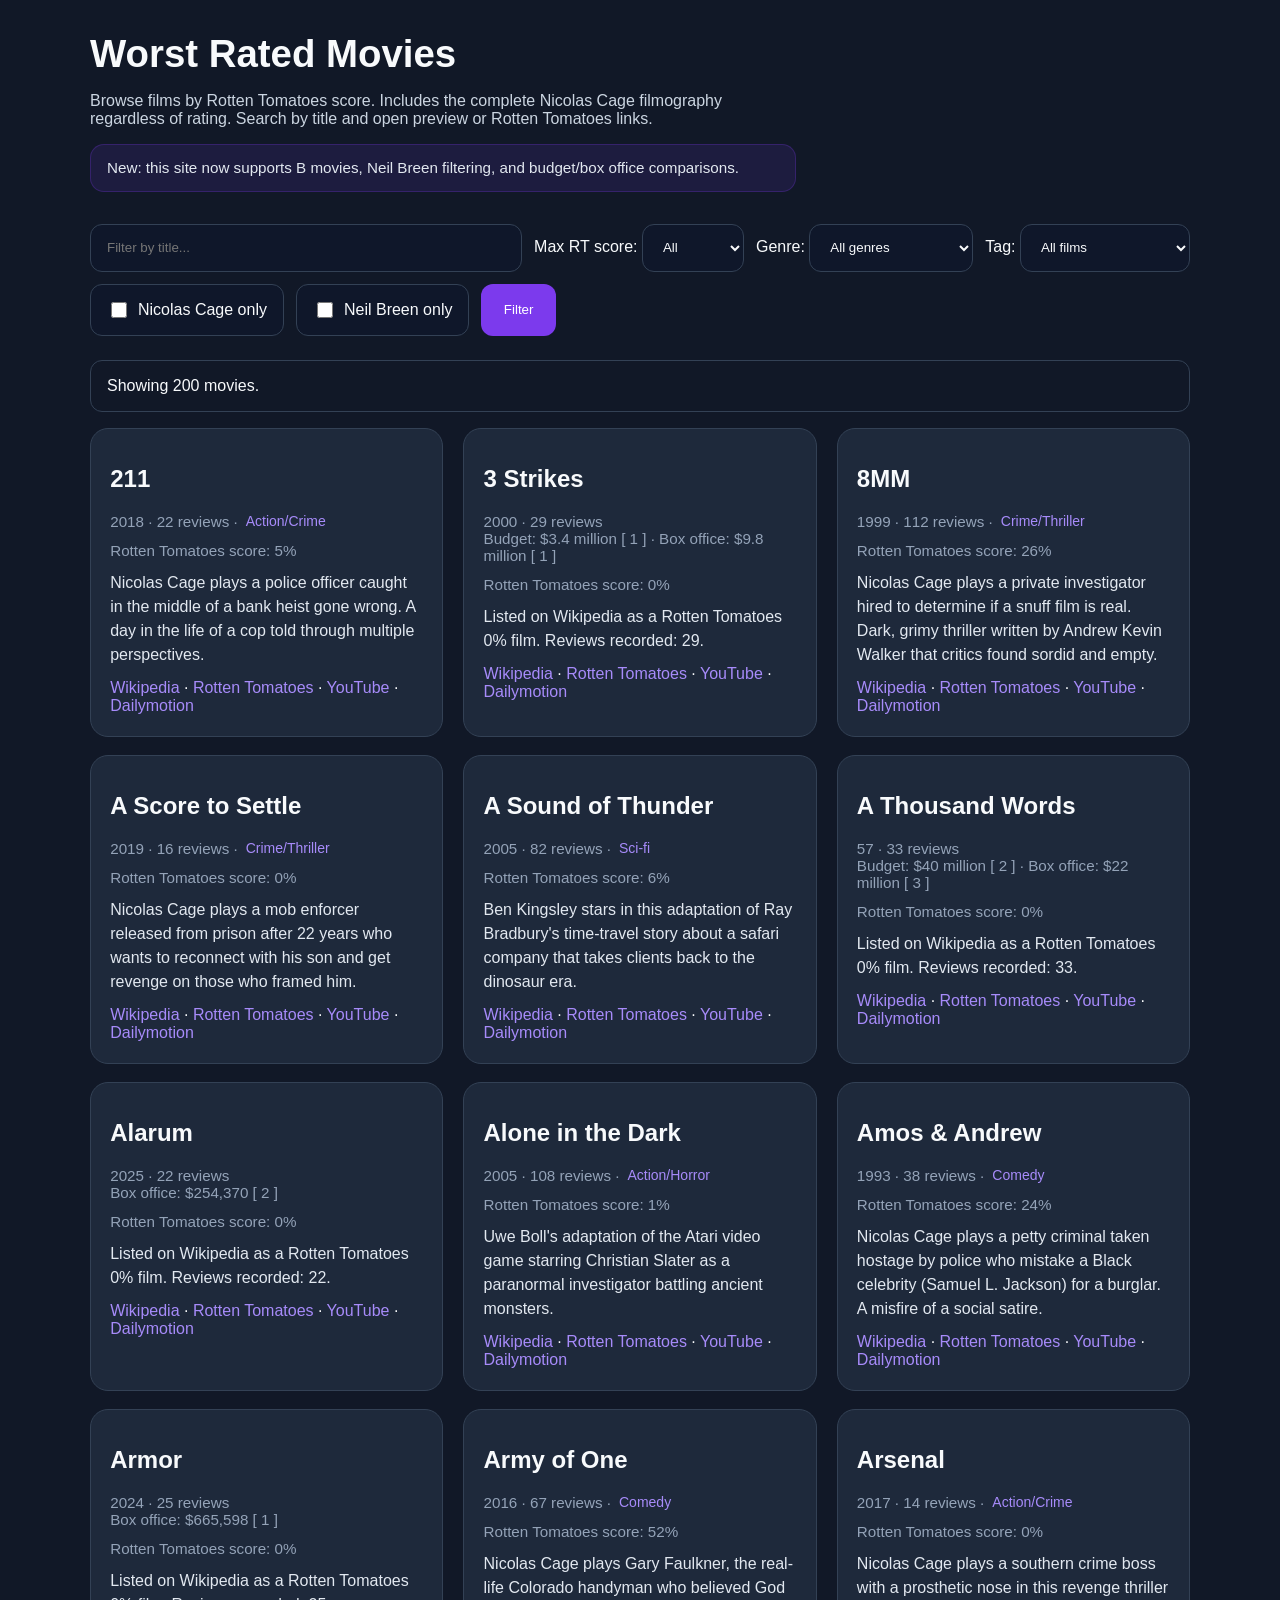
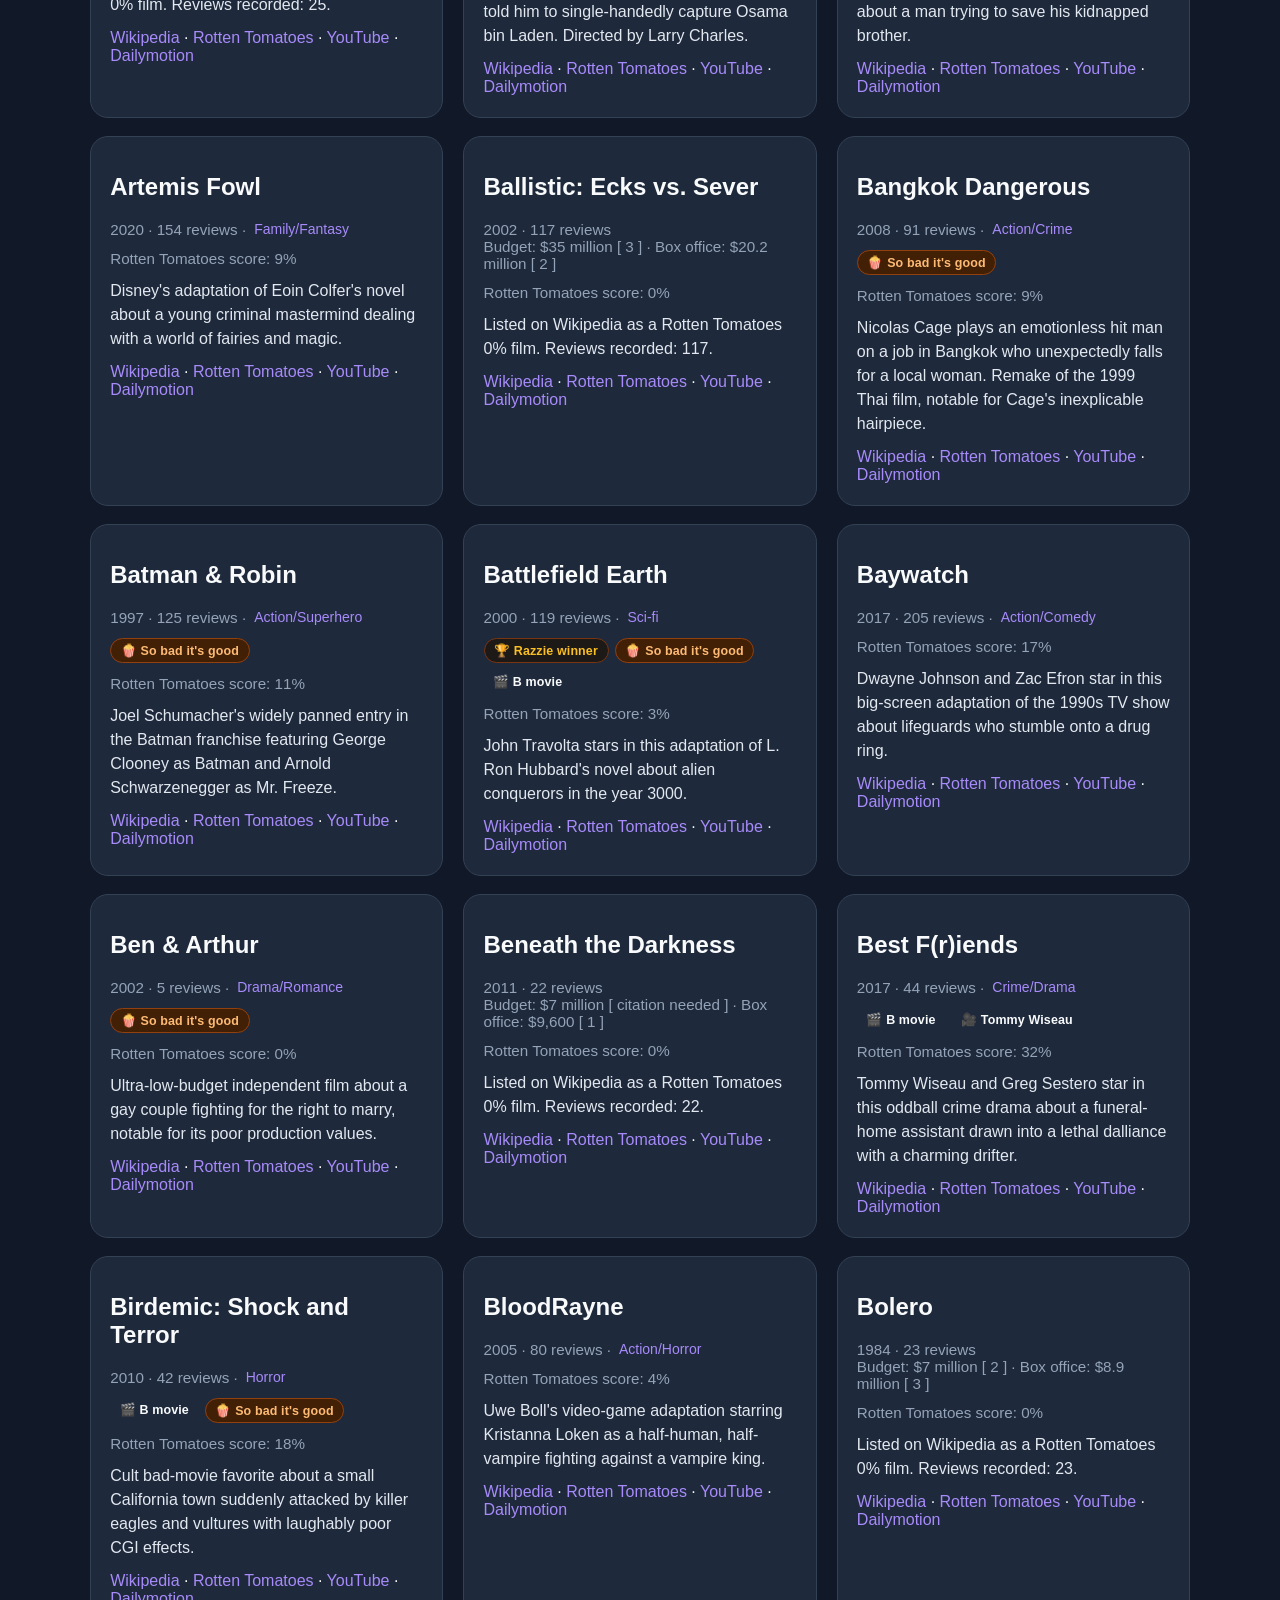
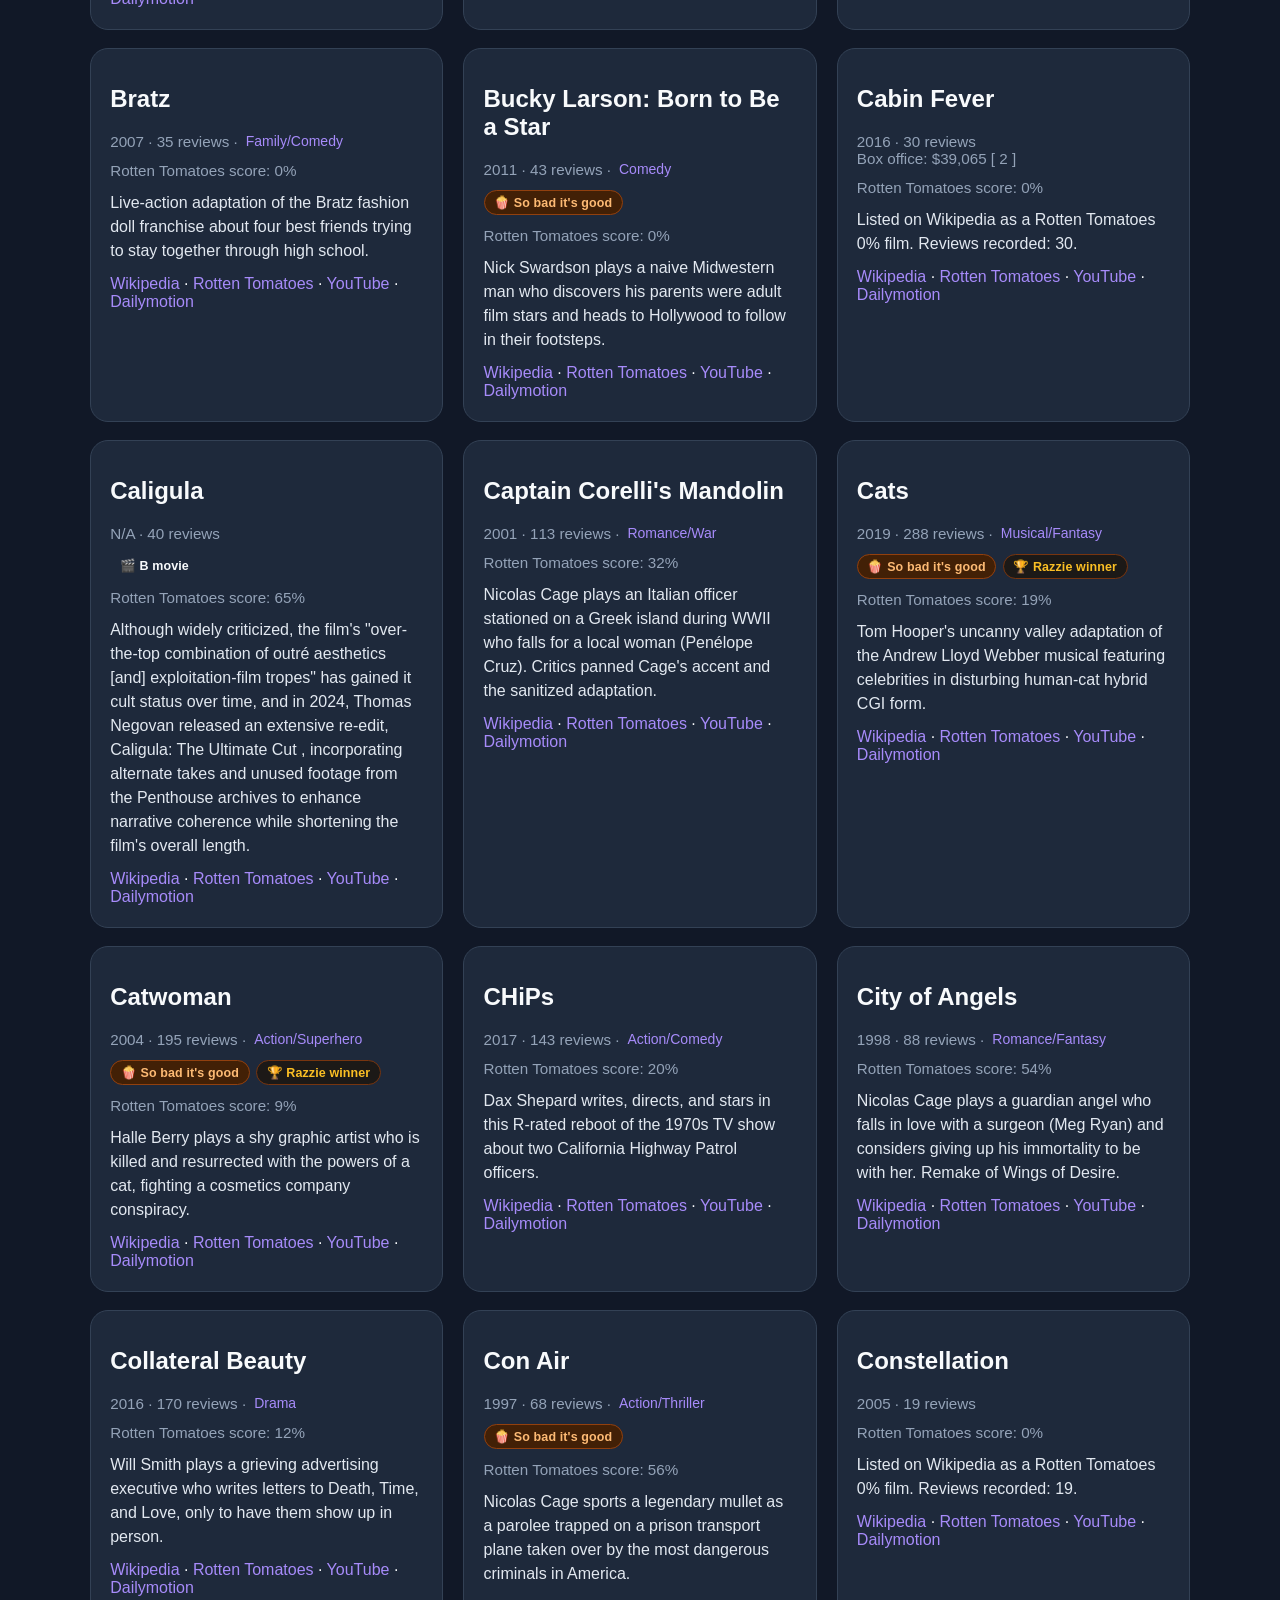
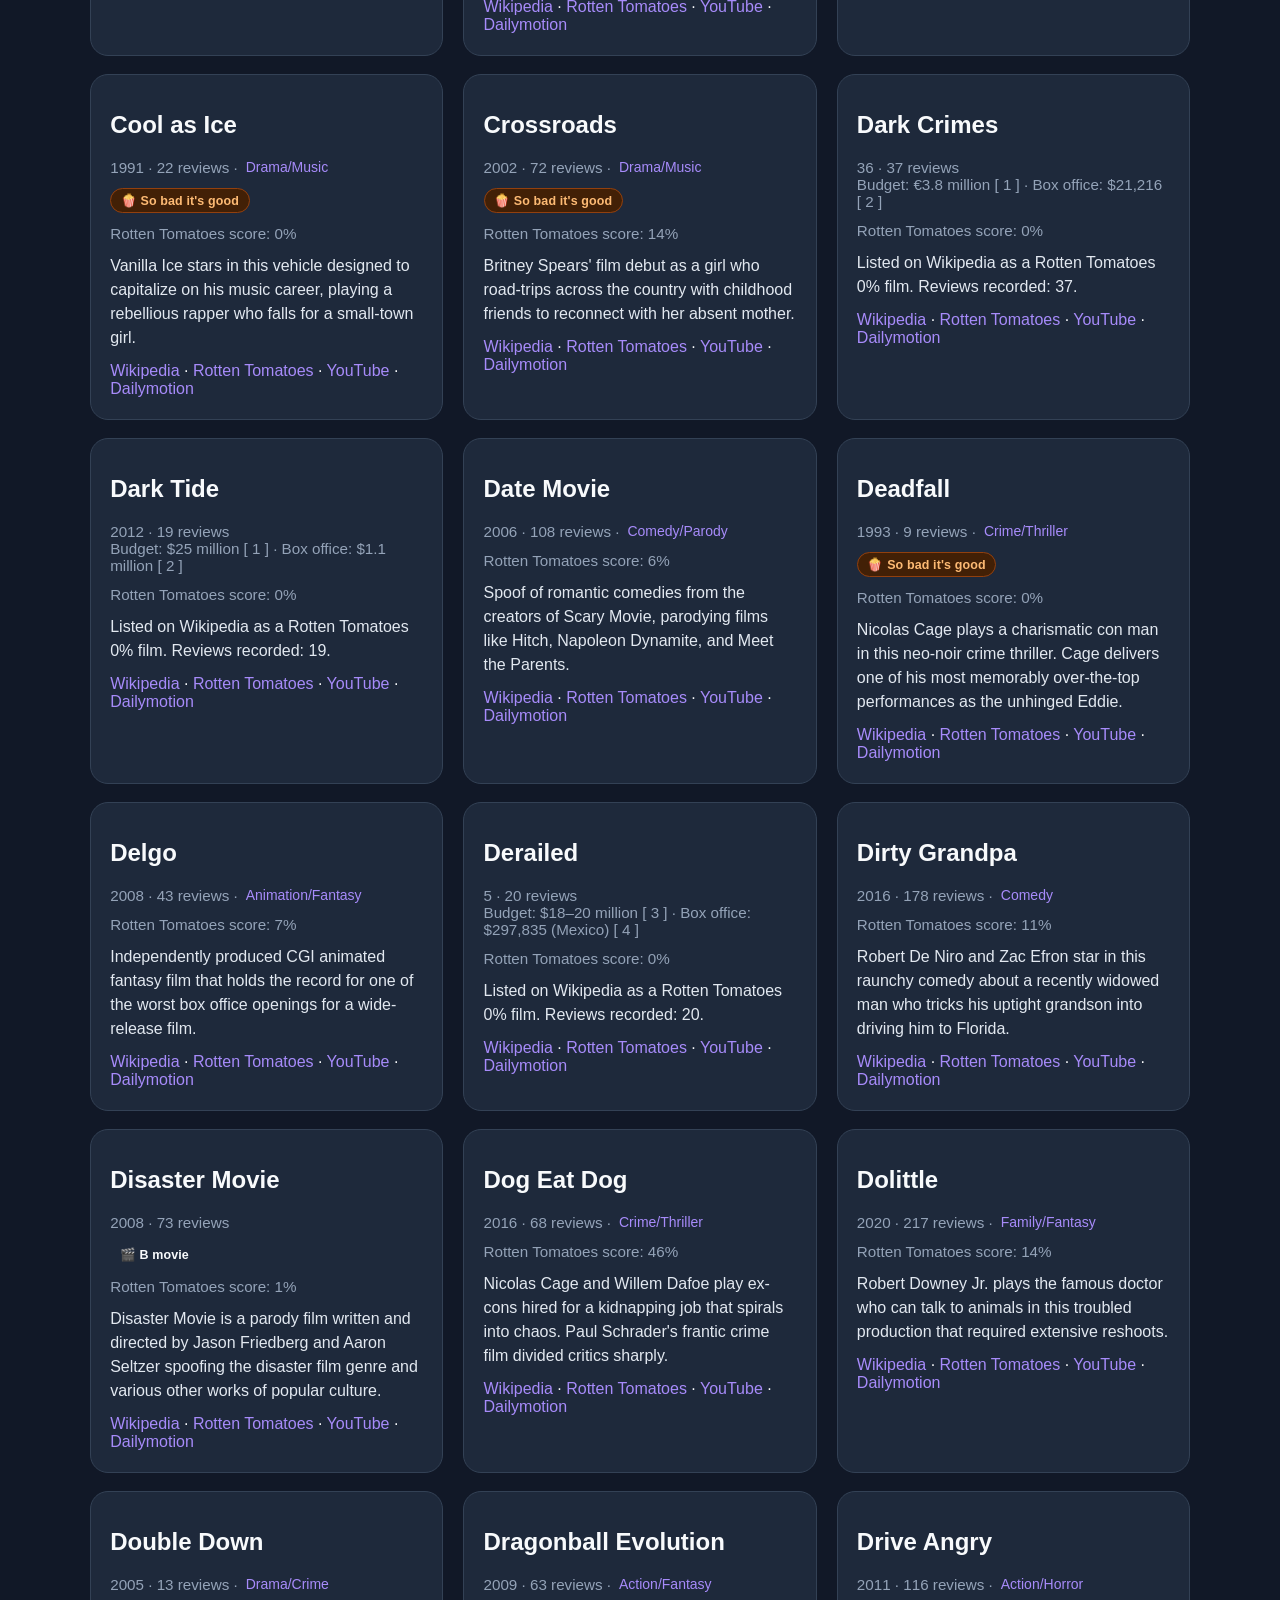
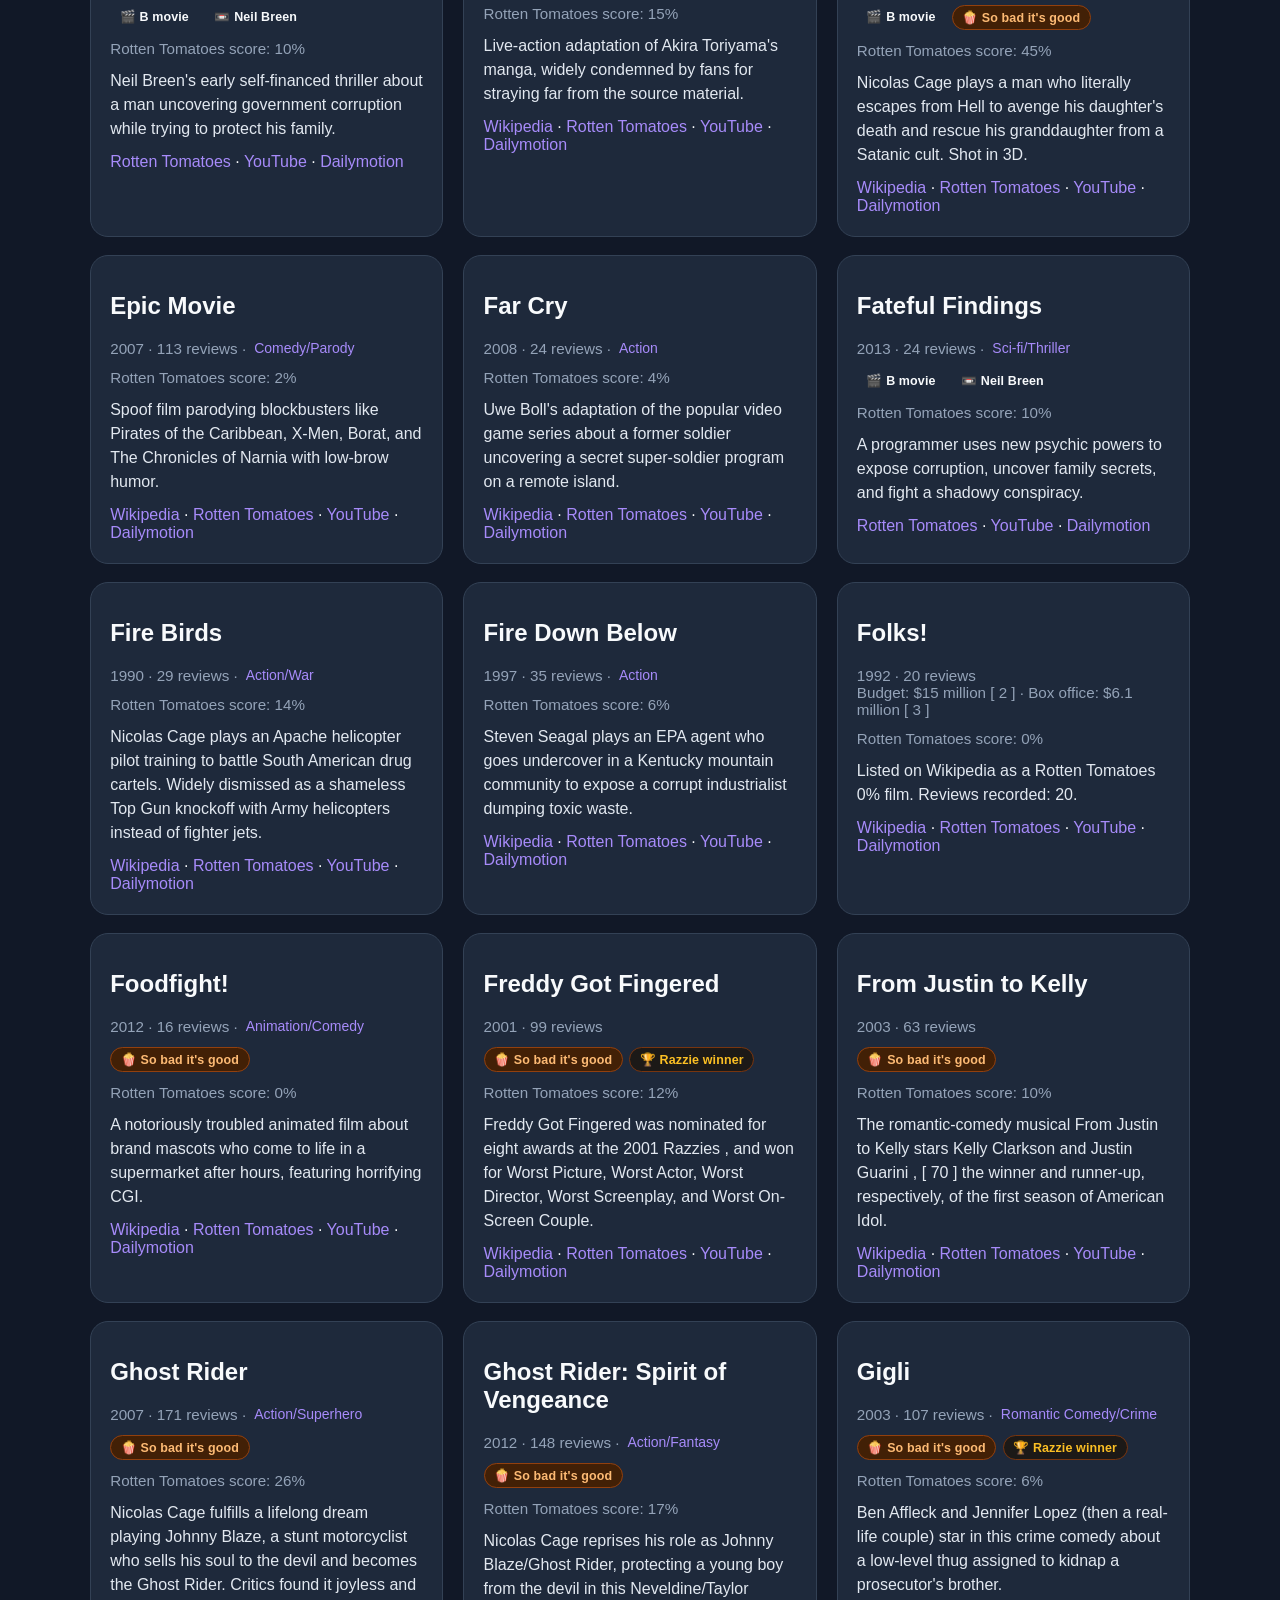
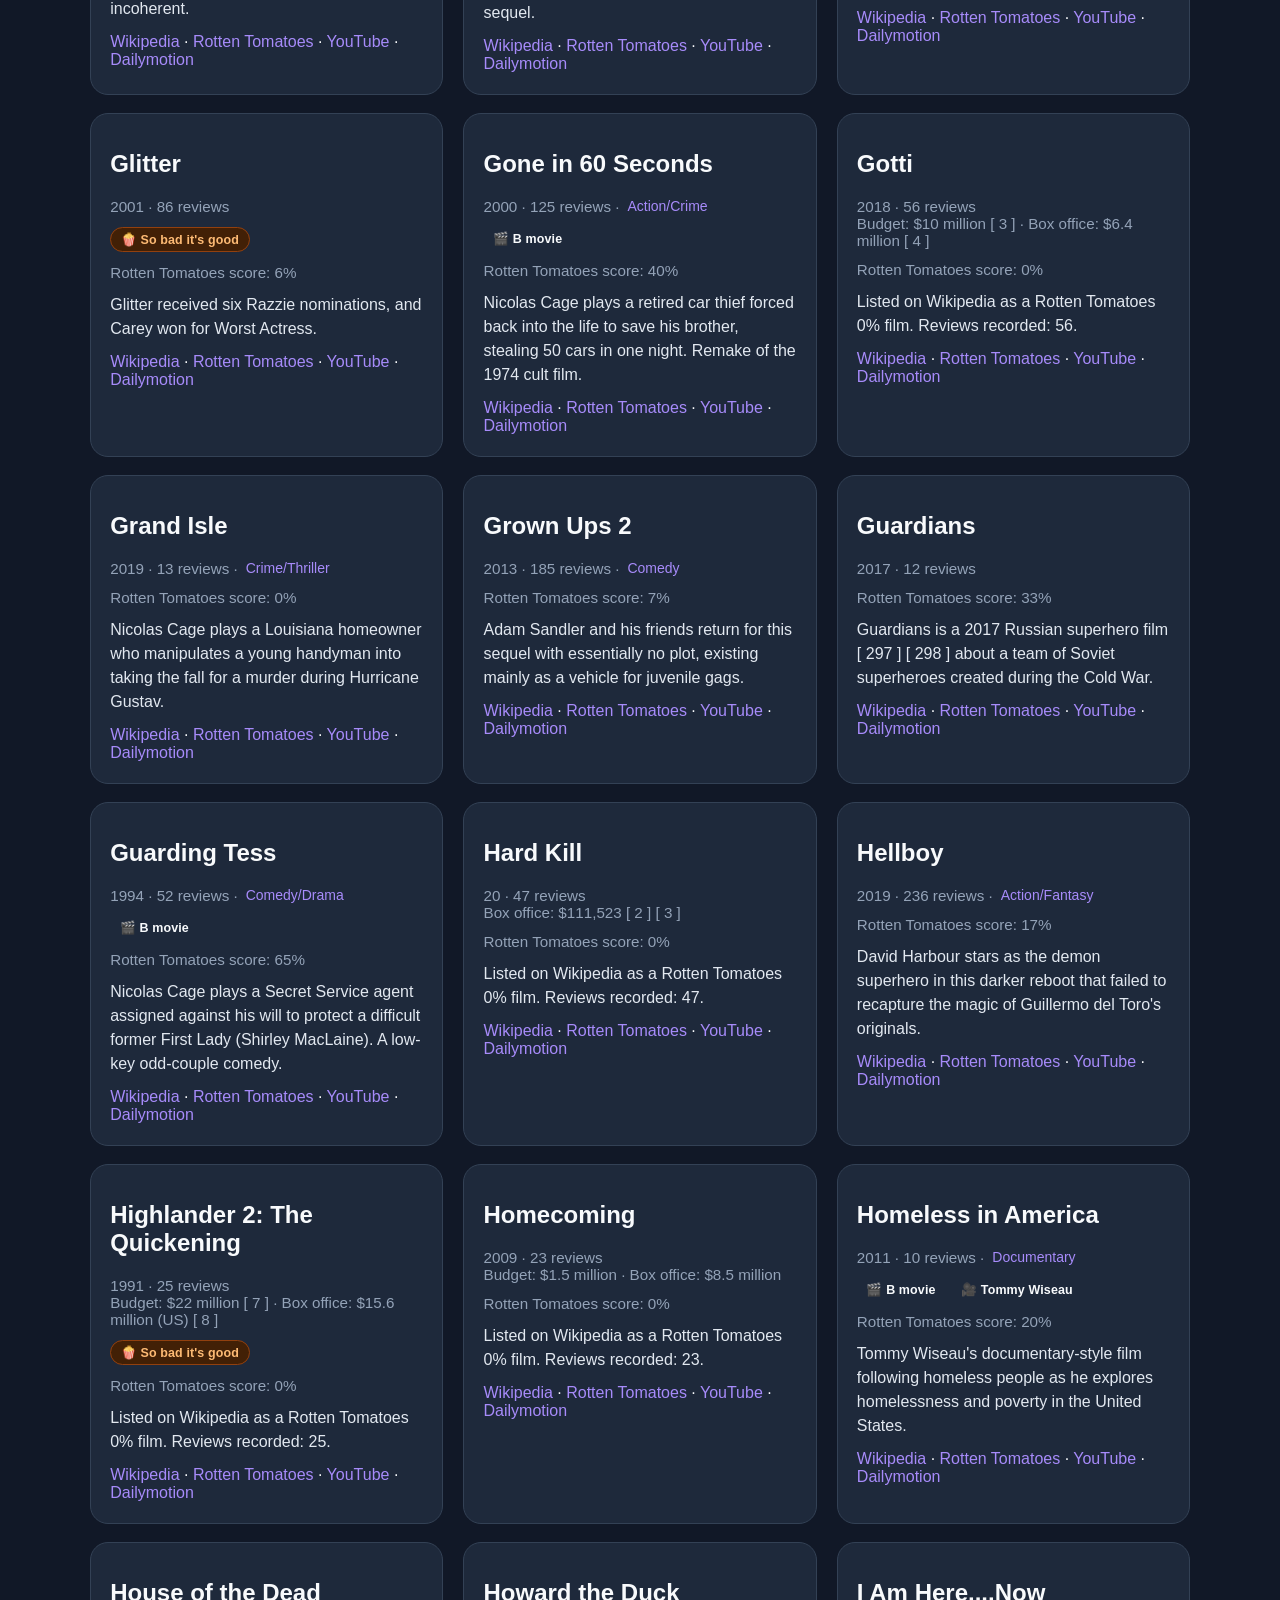
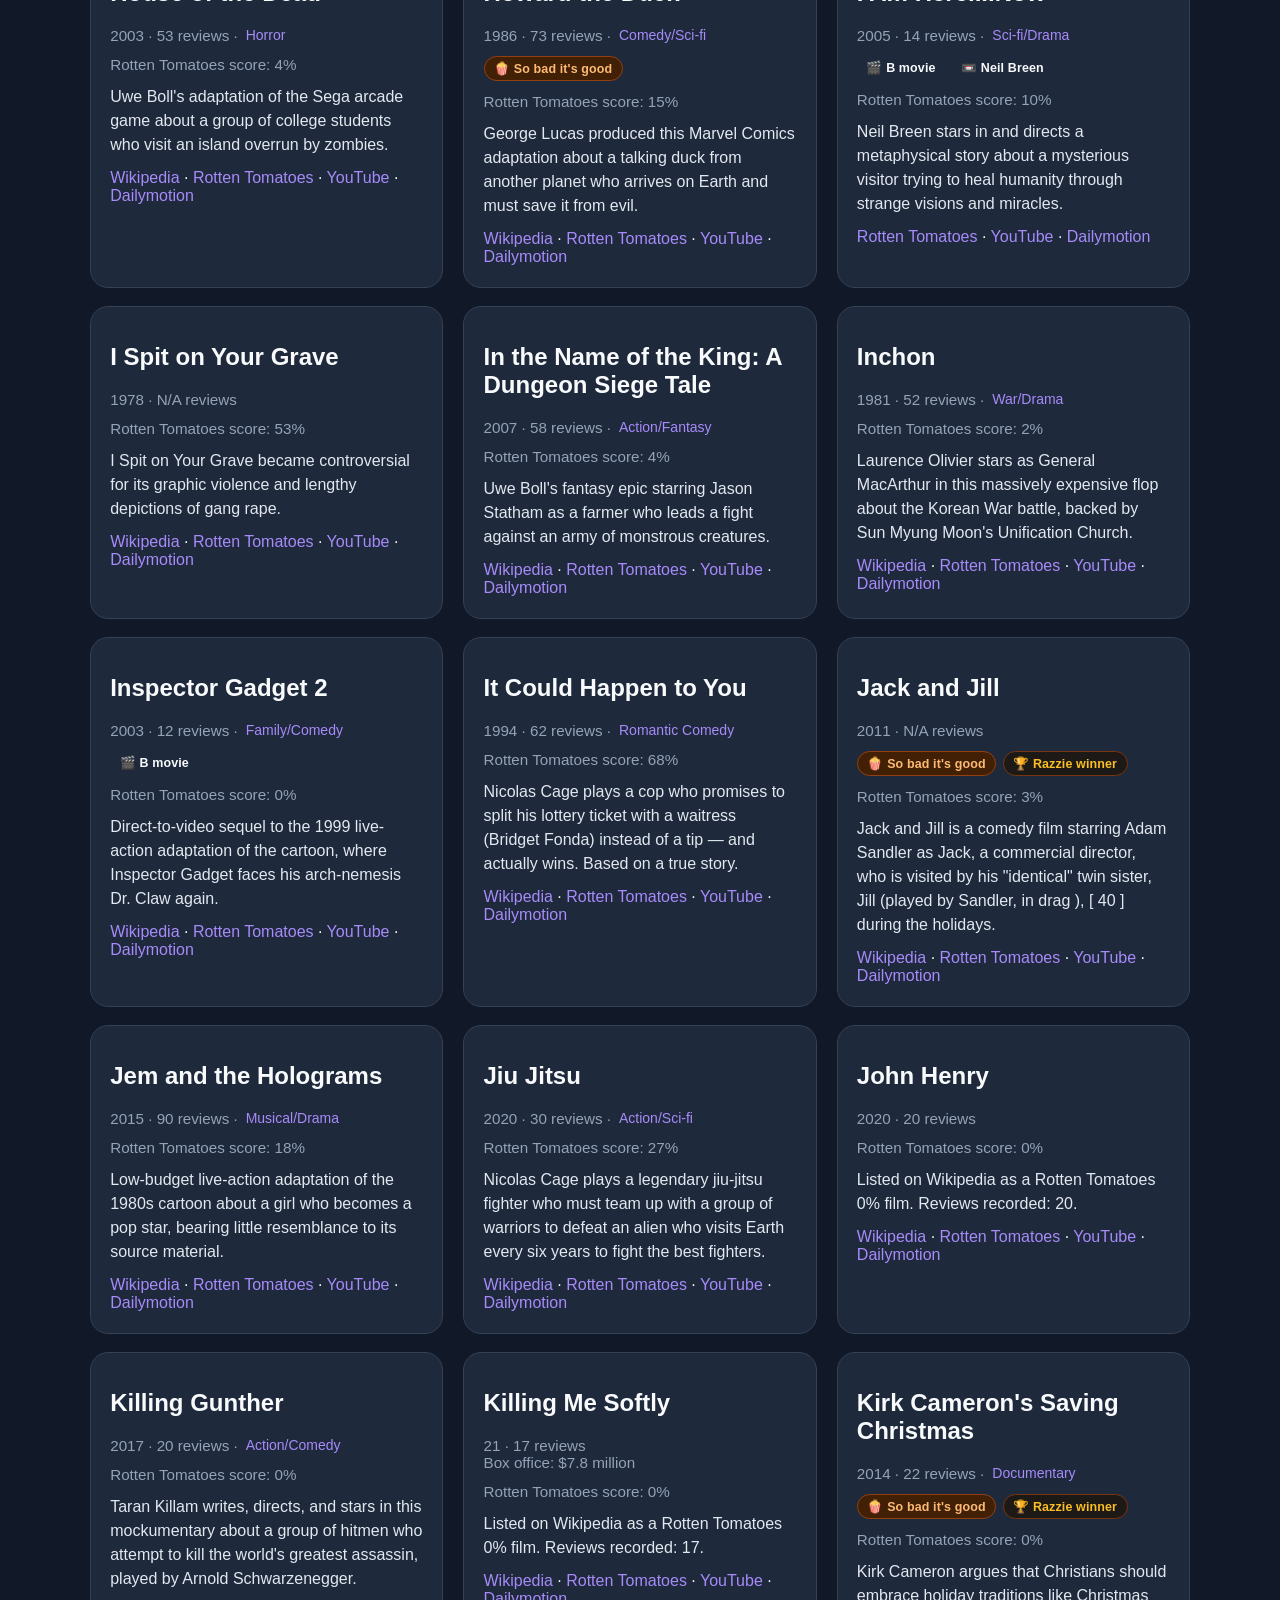
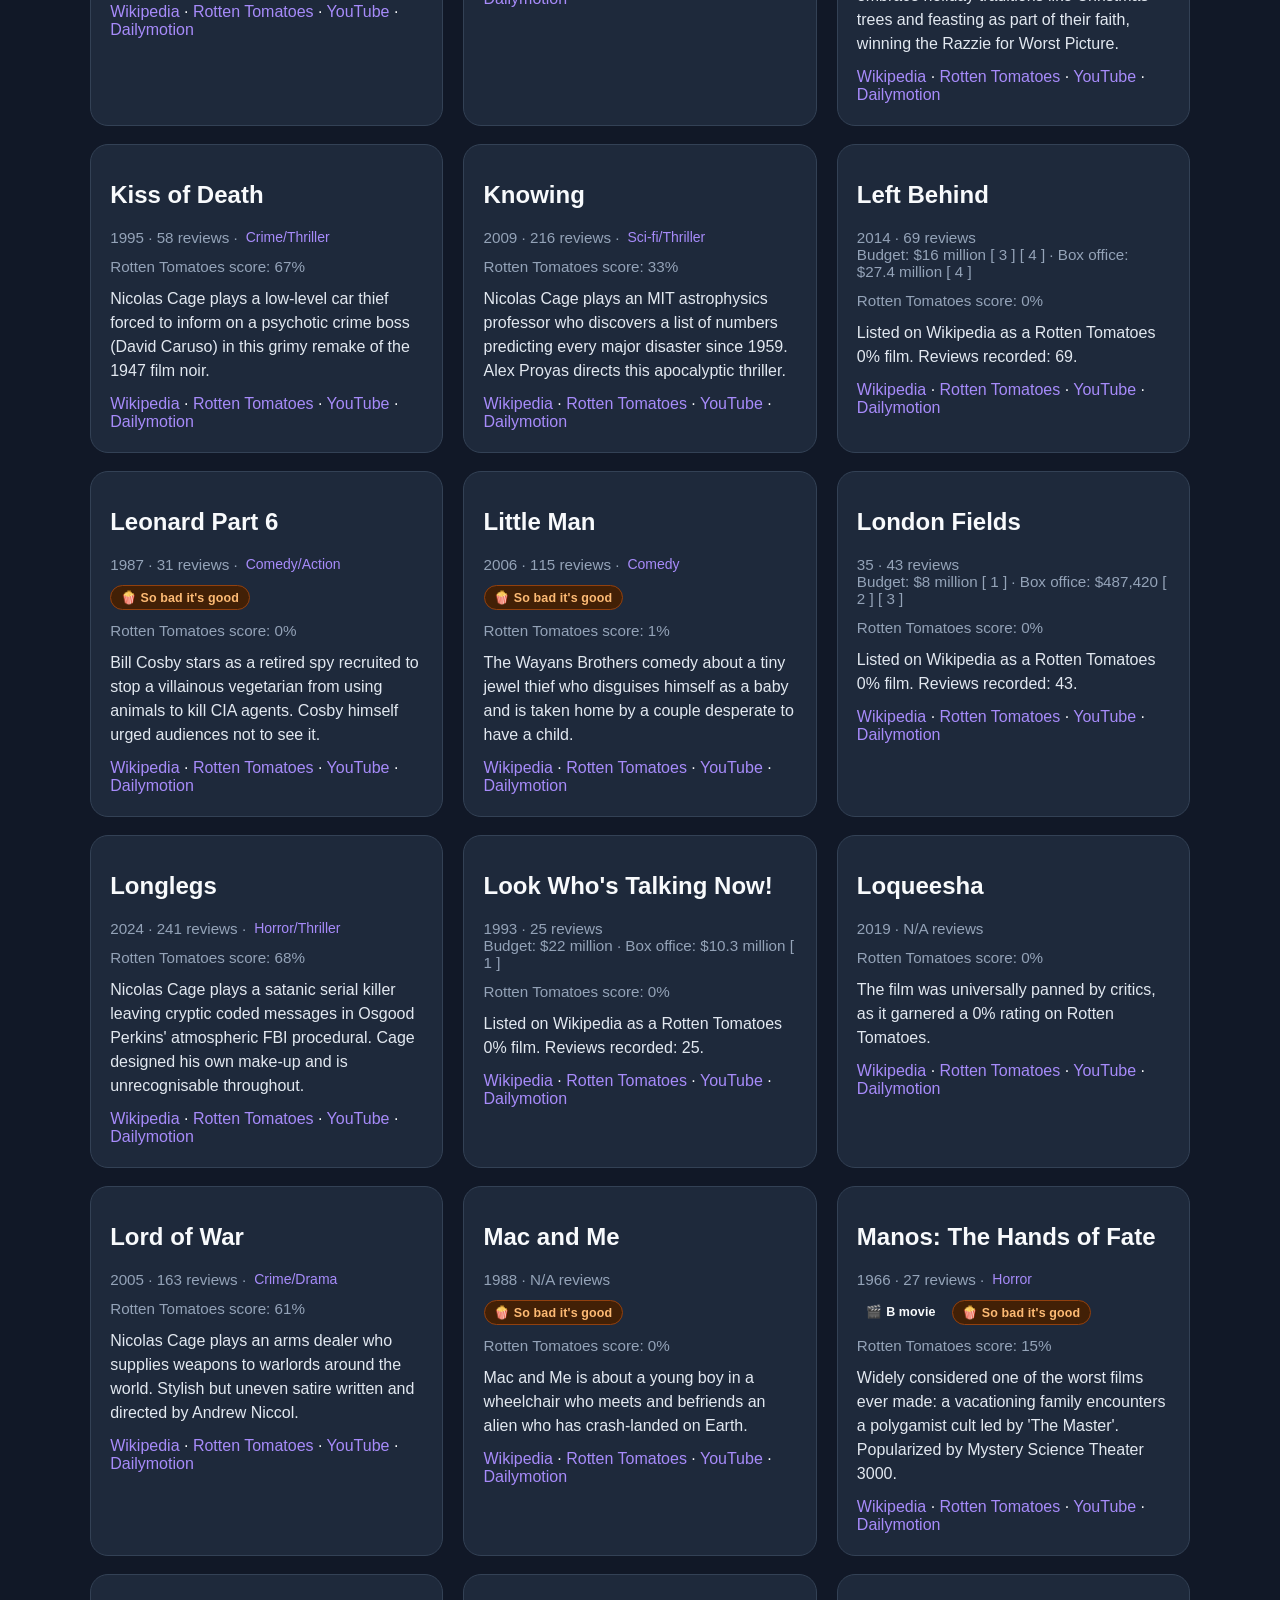
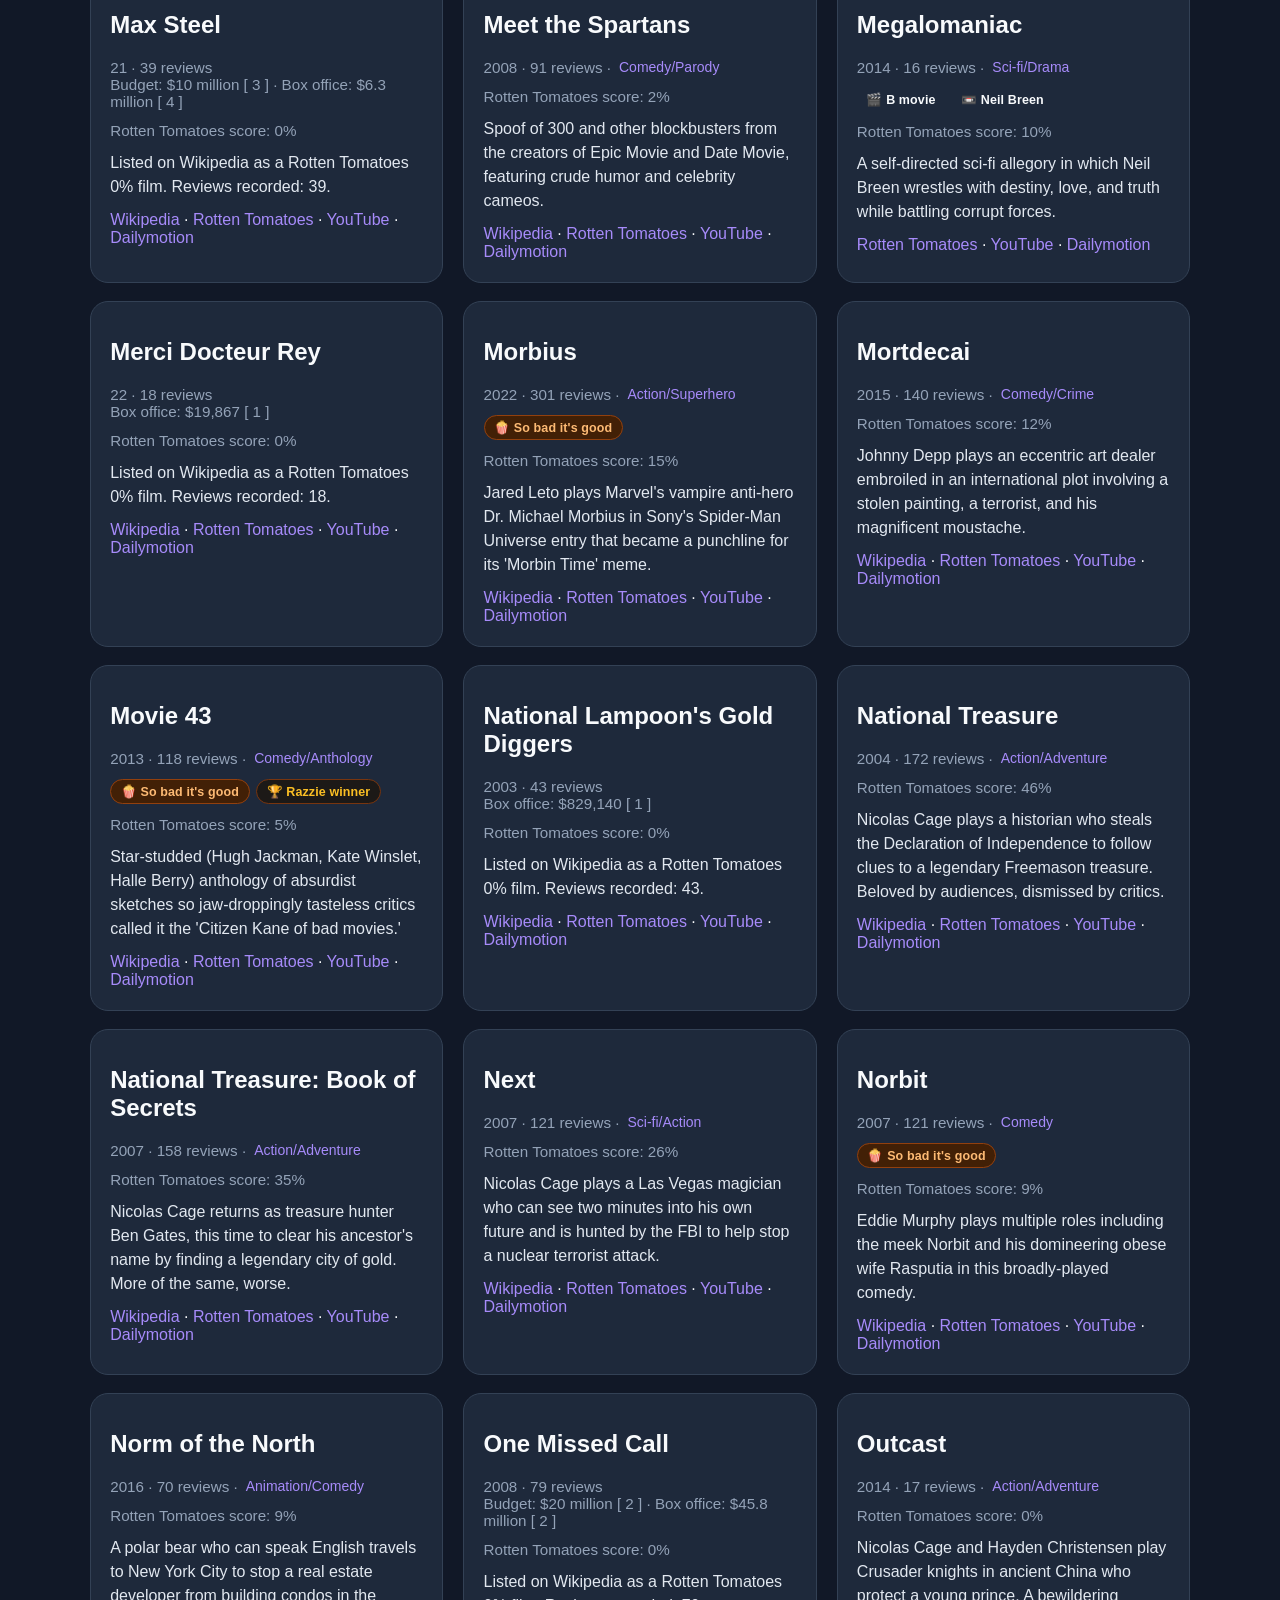
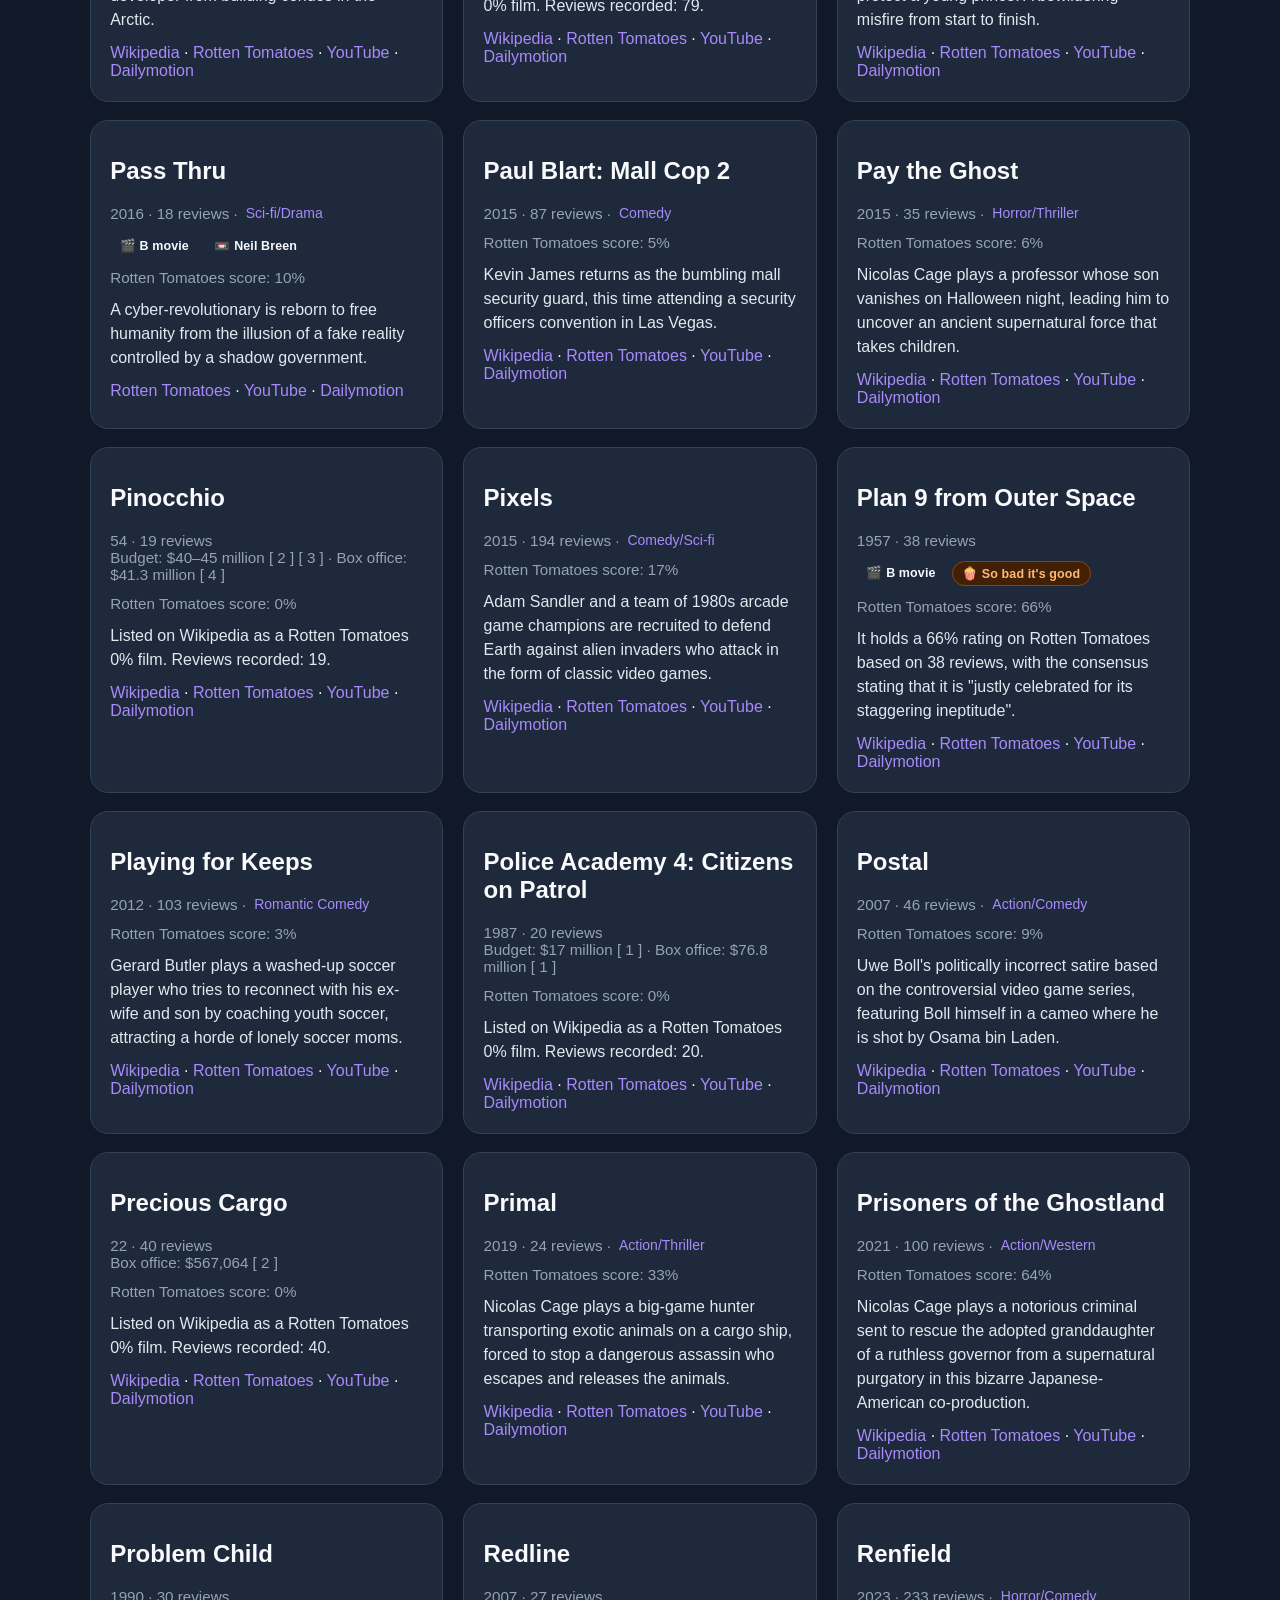
<file: docs/index.html>
<!doctype html>
<html lang="en">

<head>
    <meta charset="utf-8" />
    <meta name="viewport" content="width=device-width, initial-scale=1" />
    <title>Worst Rated Movies</title>
    <link rel="stylesheet" href="styles.css" />
</head>

<body>
    <div class="page">
        <header>
            <h1>Worst Rated Movies</h1>
            <p class="intro">Browse films by Rotten Tomatoes score. Includes the complete Nicolas Cage filmography
                regardless of rating. Search by title and open preview or Rotten Tomatoes links.</p>
            <p class="intro-note">New: this site now supports B movies, Neil Breen filtering, and budget/box office
                comparisons.</p>
        </header>

        <form id="search-form" class="search">
            <input id="search" name="search" type="search" placeholder="Filter by title..." />
            <label>
                Max RT score:
                <select id="max-rating" name="max_rating">
                    <option value="100" selected>All</option>
                    <option value="70">≤ 70%</option>
                    <option value="60">≤ 60%</option>
                    <option value="50">≤ 50%</option>
                    <option value="40">≤ 40%</option>
                    <option value="30">≤ 30%</option>
                    <option value="20">≤ 20%</option>
                    <option value="10">≤ 10%</option>
                    <option value="0">0% only</option>
                </select>
            </label>
            <label>
                Genre:
                <select id="genre-filter" name="genre">
                    <option value="">All genres</option>
                </select>
            </label>
            <label>
                Tag:
                <select id="tag-filter" name="tag">
                    <option value="">All films</option>
                    <option value="so-bad-its-good">🍿 So bad it's good</option>
                    <option value="razzie-winner">🏆 Razzie winner</option>
                    <option value="b-movie">🎬 B movie</option>
                    <option value="neil-breen">📼 Neil Breen</option>
                    <option value="tommy-wiseau">🎥 Tommy Wiseau</option>
                </select>
            </label>
            <label class="toggle-label">
                <input type="checkbox" id="cage-filter" />
                <span>Nicolas Cage only</span>
            </label>
            <label class="toggle-label">
                <input type="checkbox" id="breen-filter" />
                <span>Neil Breen only</span>
            </label>
            <button type="submit">Filter</button>
        </form>

        <div id="status" class="status" hidden></div>
        <div id="movie-count" class="status" hidden></div>
        <div id="movies" class="movie-grid"></div>

        <div class="footer">Data snapshot from <code>data/worst_movies.json</code>. Refresh the JSON by rerunning the
            scraper script.</div>
    </div>
    <script defer src="app.js"></script>
</body>

</html>
</file>
<file: docs/styles.css>
body {
    margin: 0;
    font-family: Arial, sans-serif;
    background: #111827;
    color: #f8fafc;
}

.page {
    max-width: 1100px;
    margin: 0 auto;
    padding: 2rem;
}

header {
    margin-bottom: 2rem;
}

h1 {
    margin: 0 0 0.5rem;
    font-size: 2.4rem;
}

.intro {
    color: #cbd5e1;
    max-width: 42rem;
}

.intro-note {
    margin-top: 0.75rem;
    color: #e2e8f0;
    background: rgba(124, 58, 237, 0.12);
    border: 1px solid rgba(124, 58, 237, 0.25);
    padding: 0.9rem 1rem;
    border-radius: 14px;
    max-width: 42rem;
    font-size: 0.95rem;
}

.search {
    display: flex;
    gap: 0.75rem;
    margin: 1.5rem 0;
    flex-wrap: wrap;
}

.search input {
    flex: 1 1 280px;
    padding: 0.9rem 1rem;
    border-radius: 12px;
    border: 1px solid #334155;
    background: #0f172a;
    color: #f8fafc;
}

.search button {
    padding: 0.95rem 1.4rem;
    border: none;
    border-radius: 12px;
    background: #7c3aed;
    color: white;
    cursor: pointer;
}

.search select {
    padding: 0.9rem 1rem;
    border-radius: 12px;
    border: 1px solid #334155;
    background: #0f172a;
    color: #f8fafc;
    cursor: pointer;
}

.toggle-label {
    display: flex;
    align-items: center;
    gap: 0.5rem;
    padding: 0.9rem 1rem;
    border-radius: 12px;
    border: 1px solid #334155;
    background: #0f172a;
    cursor: pointer;
    white-space: nowrap;
    user-select: none;
}

.toggle-label input[type="checkbox"] {
    width: 1rem;
    height: 1rem;
    accent-color: #7c3aed;
    cursor: pointer;
}

.genre-tag {
    color: #a78bfa;
    font-size: 0.875rem;
}

.tag-badges {
    display: flex;
    flex-wrap: wrap;
    gap: 0.4rem;
}

.tag-badge {
    display: inline-block;
    padding: 0.25rem 0.6rem;
    border-radius: 999px;
    font-size: 0.78rem;
    font-weight: 600;
    letter-spacing: 0.01em;
}

.tag-so-bad-its-good {
    background: #422006;
    color: #fdba74;
    border: 1px solid #92400e;
}

.tag-razzie-winner {
    background: #1c1917;
    color: #fbbf24;
    border: 1px solid #78350f;
}

.status {
    margin-bottom: 1rem;
    padding: 1rem;
    border-radius: 12px;
    background: #111827;
    color: #f8fafc;
    border: 1px solid #334155;
}

.movie-grid {
    display: grid;
    grid-template-columns: repeat(auto-fit, minmax(300px, 1fr));
    gap: 1.25rem;
}

.movie-card {
    background: #1e293b;
    border: 1px solid #334155;
    border-radius: 18px;
    overflow: hidden;
    display: flex;
    flex-direction: column;
    min-height: 100%;
}

.poster {
    width: 100%;
    height: 420px;
    object-fit: cover;
}

.content {
    padding: 1rem 1.2rem 1.2rem;
    display: flex;
    flex-direction: column;
    gap: 0.75rem;
}

.meta {
    display: flex;
    flex-wrap: wrap;
    gap: 0.5rem;
    color: #94a3b8;
    font-size: 0.95rem;
}

.description {
    color: #e2e8f0;
    margin: 0;
    line-height: 1.5;
}

.links a {
    color: #a78bfa;
    text-decoration: none;
}

.links a:hover {
    text-decoration: underline;
}

.footer {
    margin-top: 2rem;
    color: #94a3b8;
    font-size: 0.95rem;
}
</file>
